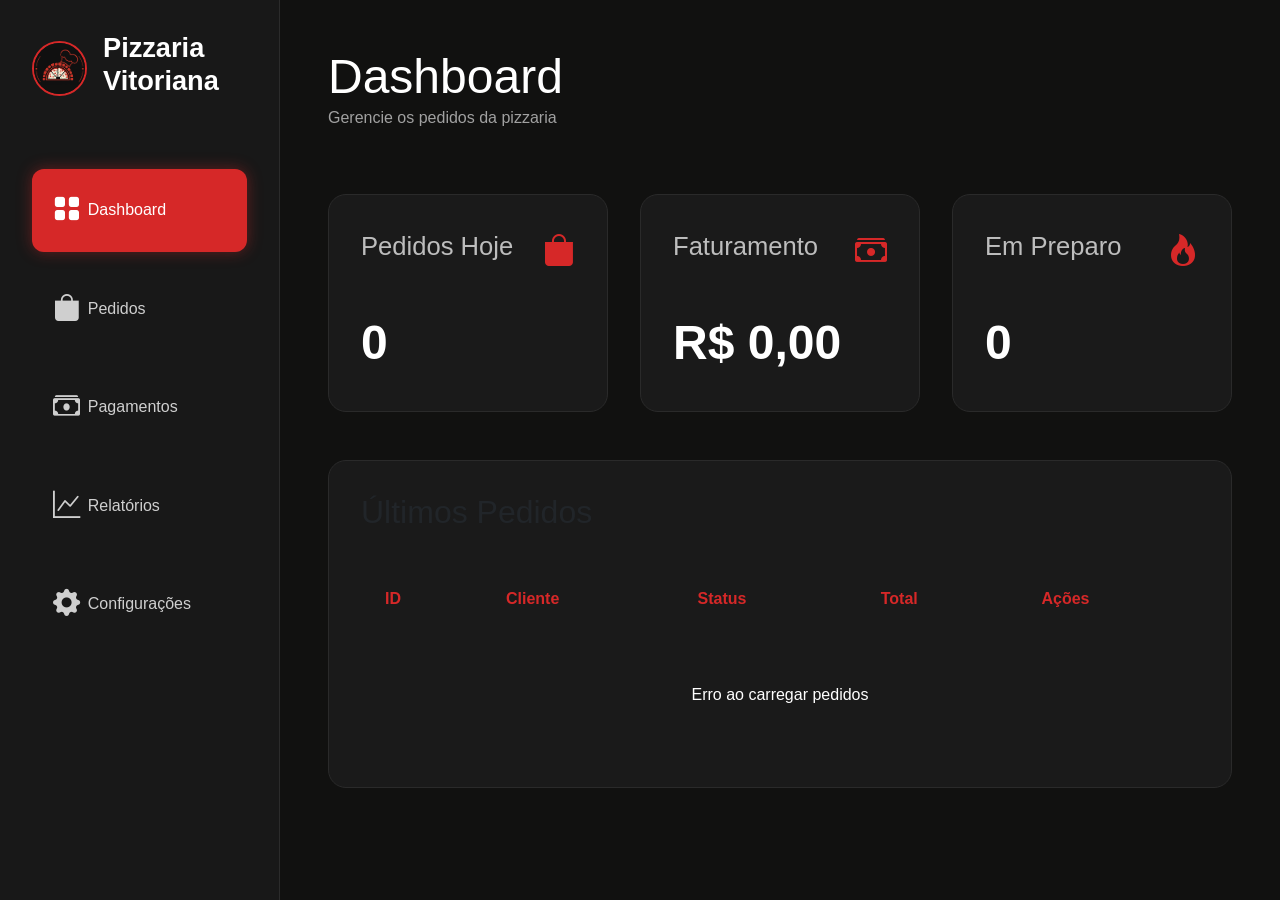
<file: pages/admin.html>
<!DOCTYPE html>
<html lang="pt-br">

<head>

    <meta charset="UTF-8">

    <meta name="viewport"
        content="width=device-width, initial-scale=1.0">

    <title>Admin Vitoriana</title>

    <!-- CSS -->

    <link rel="stylesheet" href="../css/admin.css">

    <!-- BOOTSTRAP -->

    <link href="https://cdn.jsdelivr.net/npm/bootstrap@5.3.8/dist/css/bootstrap.min.css"
        rel="stylesheet">

    <!-- ICONS -->

    <link rel="stylesheet"
        href="https://cdn.jsdelivr.net/npm/bootstrap-icons@1.11.3/font/bootstrap-icons.min.css">

</head>

<body>

    <div class="container-admin">

        <!-- SIDEBAR -->

        <aside class="sidebar">

            <!-- LOGO -->

            <div class="logo">

                <img src="../midia/imagens/logo.png"
                    alt="Logo">

                <h2>
                    Pizzaria Vitoriana
                </h2>

            </div>

            <!-- MENU -->

            <nav class="menu">

                <a href="admin.html"
                    class="active">

                    <i class="bi bi-grid-fill"></i>

                    <span>
                        Dashboard
                    </span>

                </a>

                <a href="pedidos.html">

                    <i class="bi bi-bag-fill"></i>

                    <span>
                        Pedidos
                    </span>

                </a>

                <a href="pagamentos.html">

                    <i class="bi bi-cash-stack"></i>

                    <span>
                        Pagamentos
                    </span>

                </a>

                <a href="relatorios.html">

                    <i class="bi bi-graph-up"></i>

                    <span>
                        Relatórios
                    </span>

                </a>

                <a href="configuracoes.html">

                    <i class="bi bi-gear-fill"></i>

                    <span>
                        Configurações
                    </span>

                </a>

            </nav>

        </aside>

        <!-- DASHBOARD -->

        <main class="dashboard">

            <!-- TOPO -->

            <div class="top-dashboard">

                <div>

                    <h1>
                        Dashboard
                    </h1>

                    <p>
                        Gerencie os pedidos da pizzaria
                    </p>

                </div>

            </div>

            <!-- CARDS -->

            <div class="cards">

                <!-- PEDIDOS -->

                <div class="card-admin">

                    <div class="card-top">

                        <h3>
                            Pedidos Hoje
                        </h3>

                        <i class="bi bi-bag-fill"></i>

                    </div>

                    <span id="totalPedidos">

                        0

                    </span>

                </div>

                <!-- FATURAMENTO -->

                <div class="card-admin">

                    <div class="card-top">

                        <h3>
                            Faturamento
                        </h3>

                        <i class="bi bi-cash-stack"></i>

                    </div>

                    <span id="faturamentoTotal">

                        R$ 0,00

                    </span>

                </div>

                <!-- PREPARO -->

                <div class="card-admin">

                    <div class="card-top">

                        <h3>
                            Em Preparo
                        </h3>

                        <i class="bi bi-fire"></i>

                    </div>

                    <span id="pedidosPreparo">

                        0

                    </span>

                </div>

            </div>

            <!-- TABELA -->

            <div class="tabela">

                <div class="titulo-tabela">

                    <h2>
                        Últimos Pedidos
                    </h2>

                </div>

                <table>

                    <thead>

                        <tr>

                            <th>ID</th>

                            <th>Cliente</th>

                            <th>Status</th>

                            <th>Total</th>

                            <th>Ações</th>

                        </tr>

                    </thead>

                    <!-- JS RENDERIZA -->

                    <tbody id="listaPedidos">

                        <tr>

                            <td colspan="5"
                                class="sem-pedidos">

                                Não há pedidos ainda

                            </td>

                        </tr>

                    </tbody>

                </table>

            </div>

        </main>

    </div>

    <!-- JS -->

    <script src="../js/admin.js"></script>

</body>

</html>
</file>
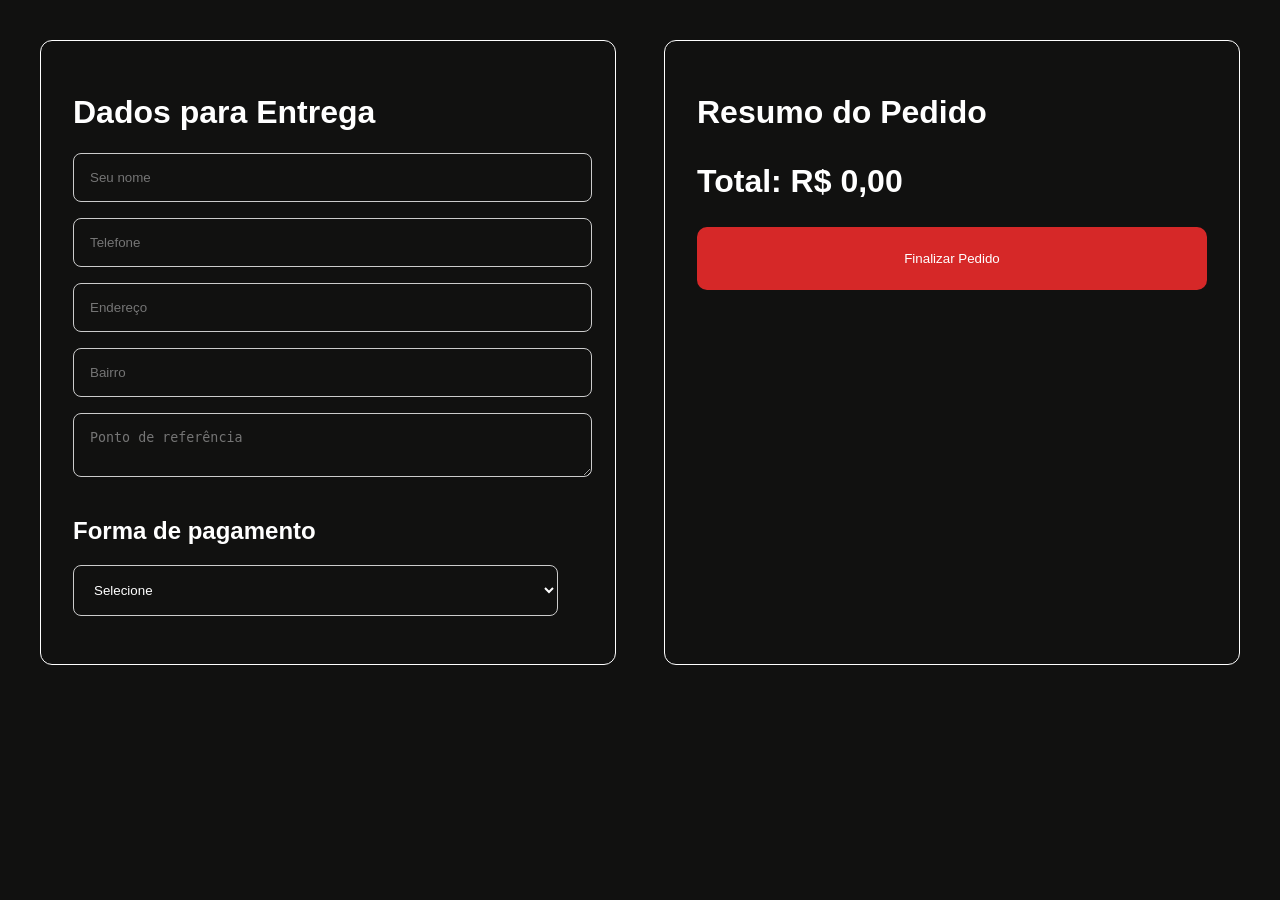
<file: pages/checkout.html>
<!DOCTYPE html>
<html lang="pt-br">

<head>
    <meta charset="UTF-8">
    <meta name="viewport" content="width=device-width, initial-scale=1.0">
    <title>Checkout</title>

    <link rel="stylesheet" href="../css/checkout.css">
</head>

<body>

    <div class="checkout-container">

        <!-- =========================
             DADOS DE ENTREGA
        ========================== -->

        <div class="dados-entrega">

            <h1>Dados para Entrega</h1>

            <input class="input" type="text" id="nomeCliente" placeholder="Seu nome">

            <input class="input" type="text" id="telefoneCliente" placeholder="Telefone">

            <input class="input" type="text" id="enderecoCliente" placeholder="Endereço">

            <input class="input" type="text" id="bairroCliente" placeholder="Bairro">

            <textarea class="input" id="referenciaCliente"
                placeholder="Ponto de referência"></textarea>

            <!-- PAGAMENTO -->

            <h2>Forma de pagamento</h2>

            <select class="input" id="formaPagamento">
                <option value="">Selecione</option>
                <option value="Pix">Pix</option>
                <option value="Cartão">Cartão</option>
                <option value="Dinheiro">Dinheiro</option>
            </select>

        </div>

        <!-- =========================
             RESUMO DO PEDIDO
        ========================== -->

        <div class="resumo-checkout">

            <h1>Resumo do Pedido</h1>

            <div id="resumoPedido" class="resumo-pedido"></div>

            <h2 class="total">
                Total:
                <span id="totalCheckout">R$ 0,00</span>
            </h2>

            <button class="btn-finalizar" onclick="finalizarPedido()">
                Finalizar Pedido
            </button>

        </div>

    </div>

    <script src="../js/checkout.js"></script>

</body>

</html>
</file>
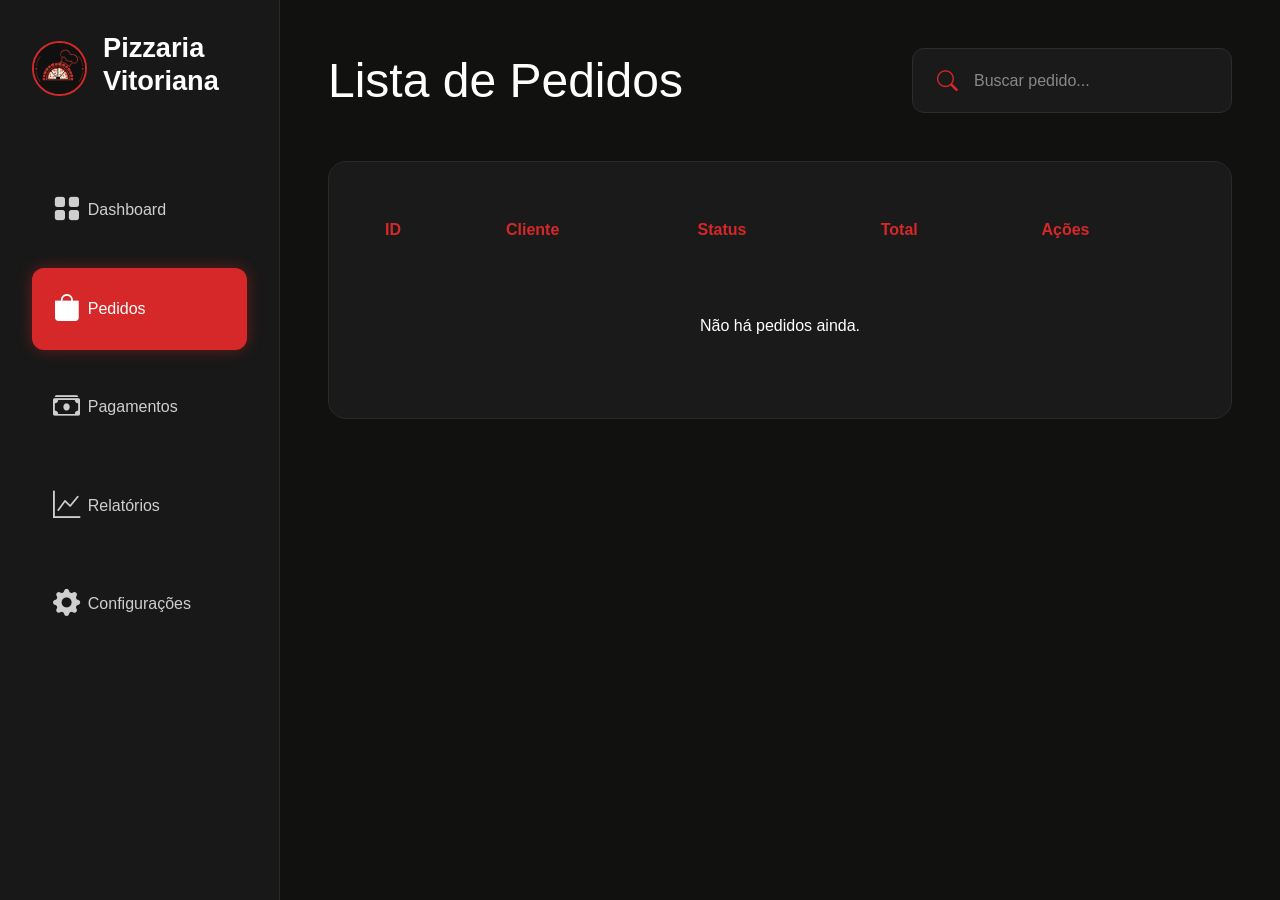
<file: pages/pedidos.html>
<!DOCTYPE html>
<html lang="pt-br">

<head>

    <meta charset="UTF-8">

    <meta name="viewport"
        content="width=device-width, initial-scale=1.0">

    <title>Pedidos - Admin Vitoriana</title>

    <!-- CSS -->

    <link rel="stylesheet" href="../css/pedidos.css">

    <!-- BOOTSTRAP -->

    <link href="https://cdn.jsdelivr.net/npm/bootstrap@5.3.8/dist/css/bootstrap.min.css"
        rel="stylesheet">

    <!-- ICONS -->

    <link rel="stylesheet"
        href="https://cdn.jsdelivr.net/npm/bootstrap-icons@1.11.3/font/bootstrap-icons.min.css">

</head>

<body>

    <div class="container-admin">

        <!-- SIDEBAR -->

        <aside class="sidebar">

            <!-- LOGO -->

            <div class="logo">

                <img src="../midia/imagens/logo.png" alt="Logo">

                <h2>Pizzaria Vitoriana</h2>

            </div>

            <!-- MENU -->

            <nav class="menu">

                <a href="admin.html">

                    <i class="bi bi-grid-fill"></i>

                    <span>Dashboard</span>

                </a>

                <a href="pedidos.html" class="active">

                    <i class="bi bi-bag-fill"></i>

                    <span>Pedidos</span>

                </a>

                <a href="#">

                    <i class="bi bi-cash-stack"></i>

                    <span>Pagamentos</span>

                </a>

                <a href="#">

                    <i class="bi bi-graph-up"></i>

                    <span>Relatórios</span>

                </a>

                <a href="#">

                    <i class="bi bi-gear-fill"></i>

                    <span>Configurações</span>

                </a>

            </nav>

        </aside>

        <!-- CONTEÚDO -->

        <main class="pedidos">

            <!-- TOPO -->

            <div class="top-pedidos">

                <h1>
                    Lista de Pedidos
                </h1>

                <!-- BUSCA -->

                <div class="busca">

                    <i class="bi bi-search"></i>

                    <input
                        type="text"
                        id="buscarPedido"
                        placeholder="Buscar pedido..."
                    >

                </div>

            </div>

            <!-- TABELA -->

            <div class="tabela-pedidos">

                <table>

                    <thead>

                        <tr>

                            <th>ID</th>

                            <th>Cliente</th>

                            <th>Status</th>

                            <th>Total</th>

                            <th>Ações</th>

                        </tr>

                    </thead>

                    <tbody id="listaPedidos">

                        <!-- PEDIDOS VIA API -->

                    </tbody>

                </table>

                <!-- MENSAGEM -->

                <div
                    id="semPedidos"
                    class="sem-pedidos"
                >

                    Não há pedidos ainda.

                </div>

            </div>

        </main>

    </div>

    <script src="../js/pedidos.js"></script>

</body>

</html>
</file>
<file: css/admin.css>
*{

    margin: 0;
    padding: 0;
    box-sizing: border-box;

    text-decoration: none;
    list-style: none;

    font-family: Arial, Helvetica, sans-serif;
}

/* =========================
   BODY
========================== */

body{

    background-color: #111110;

    color: #f5f5f5;
}

/* =========================
   CONTAINER
========================== */

.container-admin{

    display: flex;

    min-height: 100vh;
}

/* =========================
   SIDEBAR
========================== */

.sidebar{

    width: 280px;

    background-color: #181818;

    border-right: 1px solid #2b2b2b;

    padding: 2rem;

    display: flex;

    flex-direction: column;

    gap: 4rem;
}

/* =========================
   LOGO
========================== */

.logo{

    color: white;

    display: flex;

    align-items: center;

    gap: 1rem;
}

.logo img{

    border-radius: 50%;

    width: 55px;

    border: 2px solid #d62828;
}

.logo h2{

    font-size: 1.7rem;

    font-weight: bold;
}

/* =========================
   MENU
========================== */

.menu{

    display: flex;

    flex-direction: column;

    gap: 1rem;
}

.menu a{

    padding: 1.3rem;

    border-radius: 12px;

    color: #cfcfcf;

    display: flex;

    align-items: center;

    gap: 0.5rem;

    transition: 0.3s;

    font-size: 1rem;

    text-decoration: none;
}

.menu a i{

    font-size: 1.7rem;
}

/* HOVER */

.menu a:hover{

    background-color: #d62828;

    color: white;

    transform: translateX(5px);
}

/* ATIVO */

.menu .active{

    background-color: #d62828;

    color: white;

    box-shadow: 0 0 15px rgba(214, 40, 40, 0.4);
}

/* =========================
   DASHBOARD
========================== */

.dashboard{

    flex: 1;

    padding: 3rem;

    background-color: #111110;
}

/* =========================
   TOPO
========================== */

.top-dashboard{

    display: flex;

    justify-content: space-between;

    align-items: center;

    margin-bottom: 3rem;
}

.top-dashboard h1{

    font-size: 3rem;
    color: white;
    margin-bottom: 0rem;
}

.top-dashboard p{

    color: #a1a1a1;
}

.top-dashboard input{

    width: 300px;

    padding: 1rem 1.5rem;

    border-radius: 12px;

    border: 1px solid #2d2d2d;

    background-color: #1a1a1a;

    color: white;

    outline: none;
}

.top-dashboard input::placeholder{

    color: white;
}

.top-dashboard pesquisaPedido{
    color: #2d2d2d00;
}

/* =========================
   CARDS
========================== */

.cards{

    display: flex;

    gap: 2rem;

    margin-bottom: 3rem;
}

.card-admin{

    flex: 1;

    background-color: #1a1a1a;

    border: 1px solid #2a2a2a;

    padding: 2rem;

    border-radius: 18px;

    transition: 0.3s;
    
}

.card-admin:hover{

    border-color: #d62828;

    transform: translateY(-5px);
}

.card-top{

    display: flex;

    justify-content: space-between;

    align-items: center;

    margin-bottom: 2rem;
}

.card-top i{

    font-size: 2rem;

    color: #d62828;
}

.card-admin h3{

    color: #bdbdbd;

    font-size: 1.6rem;
}

.card-admin span{

    font-size: 3rem;

    color: white;

    font-weight: bold;
}

/* =========================
   TABELA
========================== */

.tabela{

    background-color: #1a1a1a;

    border: 1px solid #2a2a2a;

    padding: 2rem;

    border-radius: 18px;

    overflow-x: auto;
}

.titulo-tabela{

    margin-bottom: 2rem;
    
}

.titulo-tabela h2{

    font-size: 2rem;
}

table{

    width: 100%;

    border-collapse: collapse;
}

th,
td{

    padding: 1.5rem;
    text-align: left;
}

th{

    color: #d62828;

    border-bottom: 1px solid #2d2d2d;
}

td{

    border-bottom: 1px solid #222;
}

/* =========================
   STATUS
========================== */

.status{

    padding: 0.6rem 1.2rem;

    border-radius: 8px;

    font-size: 1.2rem;

    font-weight: bold;
}

.preparo{

    background-color: #d62828;

    color: white;
}

.entregue{

    background-color: #252525;

    border: 1px solid #444;

    color: white;
}

/* =========================
   BOTÃO
========================== */

.btn-status{

    background-color: #d62828;

    color: white;

    border: none;

    padding: 0.8rem 1.5rem;

    border-radius: 8px;

    cursor: pointer;

    transition: 0.3s;
}

.btn-status:hover{

    background-color: #b71c1c;
}

/* =========================
   SEM PEDIDOS
========================== */

.sem-pedidos{

    text-align: center;

    padding: 3rem;

    color: #ffffff;
}

/* =========================
   RESPONSIVO
========================== */

@media(max-width: 992px){

    .cards{

        flex-direction: column;
    }

}

@media(max-width: 768px){

    .container-admin{

        flex-direction: column;
    }

    .sidebar{

        width: 100%;

        flex-direction: row;

        align-items: center;

        justify-content: space-between;

        gap: 2rem;

        padding: 1.5rem;
    }

    .menu{

        flex-direction: row;

        overflow-x: auto;

        gap: 1rem;
    }

    .menu a{

        min-width: max-content;
    }

    .dashboard{

        padding: 2rem;
    }

    .top-dashboard{

        flex-direction: column;

        align-items: flex-start;

        gap: 2rem;
    }

    .top-dashboard input{

        width: 100%;
    }

}

@media(max-width: 500px){

    .logo h2{

        display: none;
    }

    .menu a span{

        display: none;
    }

    .menu a{

        justify-content: center;
    }

}
</file>
<file: css/checkout.css>
body{
    background-color: #111110;
    color: white;
    font-family: Arial, Helvetica, sans-serif;
}

.checkout-container {
    display: flex;
    gap: 3rem;
    padding: 2rem;
}

.dados-entrega,
.resumo-checkout {
    flex: 1;
    background: #111110;
    padding: 2rem;
    border-radius: 12px;
    border: solid 1px white;
}

.input {
    width: 95%;
    padding: 1rem;
    margin-bottom: 1rem;
    border-radius: 8px;
    border: 1px solid #ccc;
    background-color: #111110;
    color: white;
    
}

.resumo-pedido {
    margin: 2rem 0;
}

.item-checkout {
    border-bottom: 1px solid white;
    padding: 1rem 0;
}

.total {
    font-size: 2rem;
    margin-top: 2rem;
}

.btn-finalizar {
    width: 100%;
    padding: 1.5rem;
    background: #d62828;
    color: white;
    border: none;
    border-radius: 10px;
    cursor: pointer;
}

@media (max-width: 1024px) {

    .checkout-container {
        gap: 2rem;
        padding: 1.5rem;
    }

}

@media (max-width: 768px) {

    .checkout-container {
        flex-direction: column;
    }

    .dados-entrega,
    .resumo-checkout {
        width: 100%;
    }

    .input {
        width: 95%;
    }

    .total {
        text-align: center;
    }

    .btn-finalizar {
        font-size: 1.6rem;
    }

}

@media (max-width: 480px) {

    .checkout-container {
        padding: 1rem;
    }

    .dados-entrega,
    .resumo-checkout {
        padding: 1.5rem;
    }

    .input {
        font-size: 1.4rem;
    }

    .total {
        font-size: 1.6rem;
    }

}
</file>
<file: css/pedidos.css>
*{

    margin: 0;
    padding: 0;
    box-sizing: border-box;

    text-decoration: none;
    list-style: none;

    font-family: Arial, Helvetica, sans-serif;
}

/* =========================
   BODY
========================== */

body{

    background-color: #111110;

    color: #f5f5f5;
}

/* =========================
   CONTAINER
========================== */

.container-admin{

    display: flex;

    min-height: 100vh;
}

/* =========================
   SIDEBAR
========================== */

.sidebar{

    width: 280px;

    background-color: #181818;

    border-right: 1px solid #2b2b2b;

    padding: 2rem;

    display: flex;

    flex-direction: column;

    gap: 4rem;
}

/* =========================
   LOGO
========================== */

.logo{

    color: white;

    display: flex;

    align-items: center;

    gap: 1rem;
}

.logo img{

    border-radius: 50%;

    width: 55px;

    border: 2px solid #d62828;
}

.logo h2{

    font-size: 1.7rem;

    font-weight: bold;
}

/* =========================
   MENU
========================== */

.menu{

    display: flex;

    flex-direction: column;

    gap: 1rem;
}

.menu a{

    padding: 1.3rem;

    border-radius: 12px;

    color: #cfcfcf;

    display: flex;

    align-items: center;

    gap: 0.5rem;

    transition: 0.3s;

    font-size: 1rem;

    text-decoration: none;
}

.menu a i{

    font-size: 1.7rem;
}

/* HOVER */

.menu a:hover{

    background-color: #d62828;

    color: white;

    transform: translateX(5px);
}

/* ATIVO */

.menu .active{

    background-color: #d62828;

    color: white;

    box-shadow: 0 0 15px rgba(214, 40, 40, 0.4);
}

/* =========================
   PEDIDOS
========================== */

.pedidos{

    flex: 1;

    padding: 3rem;

    background-color: #111110;
}

/* =========================
   TOPO
========================== */

.top-pedidos{

    display: flex;

    justify-content: space-between;

    align-items: center;

    margin-bottom: 3rem;
}

.top-pedidos h1{

    font-size: 3rem;

    color: white;

    margin-bottom: 0rem;
}

/* =========================
   BUSCA
========================== */

.busca{

    width: 320px;

    display: flex;

    align-items: center;

    gap: 1rem;

    background-color: #1a1a1a;

    padding: 1rem 1.5rem;

    border-radius: 12px;

    border: 1px solid #2d2d2d;
}

.busca i{

    color: #d62828;

    font-size: 1.3rem;
}

.busca input{

    width: 100%;

    border: none;

    outline: none;

    background: transparent;

    color: white;
}

.busca input::placeholder{

    color: #888;
}

/* =========================
   TABELA
========================== */

.tabela-pedidos{

    background-color: #1a1a1a;

    border: 1px solid #2a2a2a;

    padding: 2rem;

    border-radius: 18px;

    overflow-x: auto;
}

table{

    width: 100%;

    border-collapse: collapse;
}

th,
td{

    padding: 1.5rem;

    text-align: left;
}

th{

    color: #d62828;

    border-bottom: 1px solid #2d2d2d;
}

td{

    border-bottom: 1px solid #222;
}

/* =========================
   STATUS
========================== */

.status{

    padding: 0.6rem 1.2rem;

    border-radius: 8px;

    font-size: 1.2rem;

    font-weight: bold;
}

.preparo{

    background-color: #d62828;

    color: white;
}

.entregue{

    background-color: #252525;

    border: 1px solid #444;

    color: white;
}

.cancelado{

    background-color: #5c1a1a;

    color: white;
}

/* =========================
   AÇÕES
========================== */

.acoes{

    display: flex;

    gap: 1rem;
}

/* BOTÕES */

.btn-status,
.btn-excluir{

    border: none;

    padding: 0.8rem 1.5rem;

    border-radius: 8px;

    cursor: pointer;

    transition: 0.3s;

    color: white;
}

.btn-status{

    background-color: #d62828;
}

.btn-status:hover{

    background-color: #b71c1c;
}

.btn-excluir{

    background-color: #252525;

    border: 1px solid #444;
}

.btn-excluir:hover{

    background-color: #3a3a3a;
}

/* =========================
   SEM PEDIDOS
========================== */

.sem-pedidos{

    text-align: center;

    padding: 3rem;

    color: #ffffff;
}

/* =========================
   RESPONSIVO
========================== */

@media(max-width: 992px){

    .top-pedidos{

        flex-direction: column;

        align-items: flex-start;

        gap: 2rem;
    }

    .busca{

        width: 100%;
    }

}

@media(max-width: 768px){

    .container-admin{

        flex-direction: column;
    }

    .sidebar{

        width: 100%;

        flex-direction: row;

        align-items: center;

        justify-content: space-between;

        gap: 2rem;

        padding: 1.5rem;
    }

    .menu{

        flex-direction: row;

        overflow-x: auto;

        gap: 1rem;
    }

    .menu a{

        min-width: max-content;
    }

    .pedidos{

        padding: 2rem;
    }

}

@media(max-width: 500px){

    .logo h2{

        display: none;
    }

    .menu a span{

        display: none;
    }

    .menu a{

        justify-content: center;
    }

    .acoes{

        flex-direction: column;
    }

}
</file>
